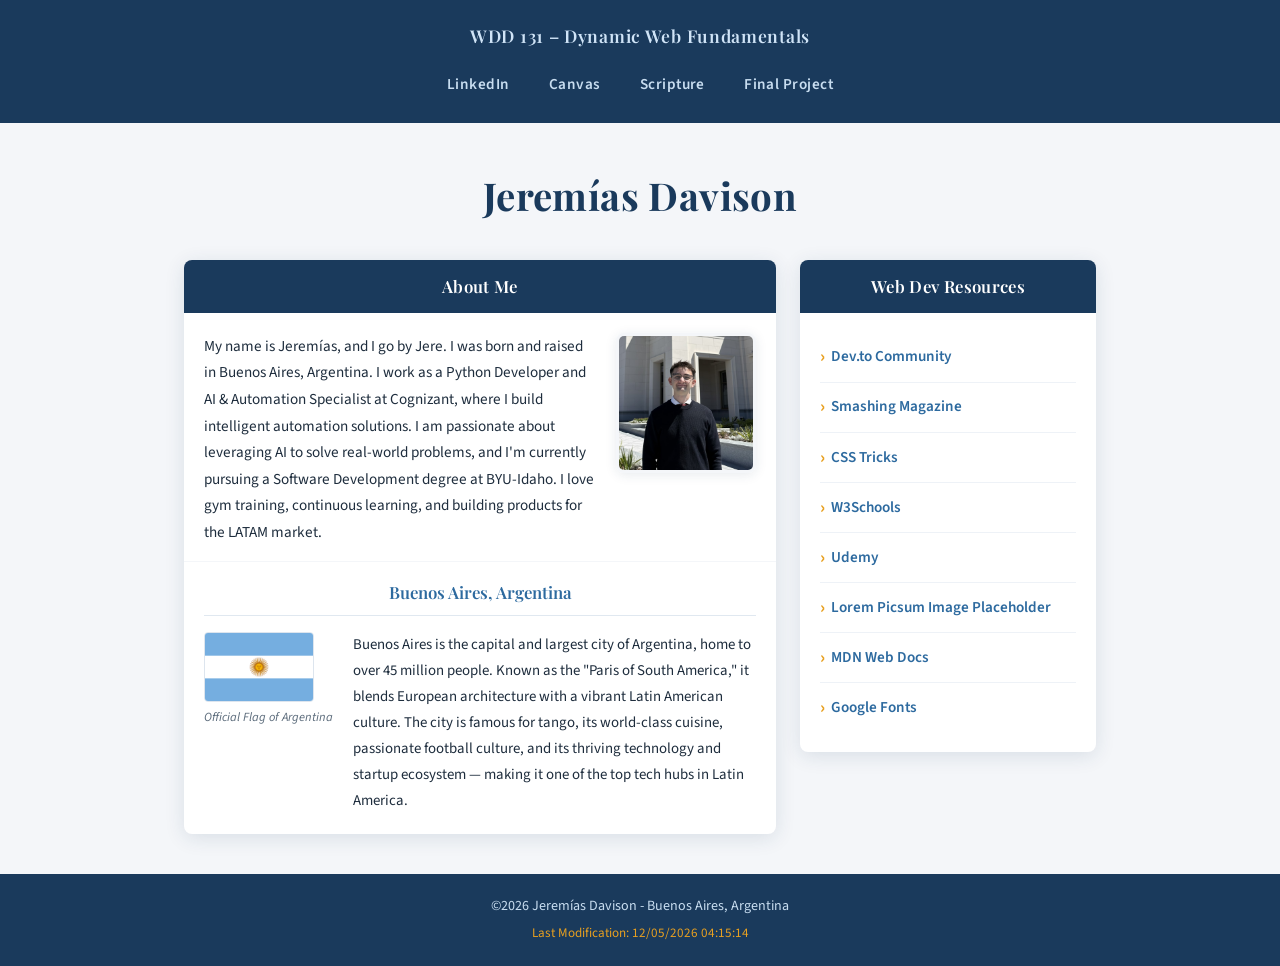
<file: index.html>
<!DOCTYPE html>
<html lang="en">

<head>
  <meta charset="UTF-8">
  <meta name="viewport" content="width=device-width, initial-scale=1.0">
  <title>WDD 131 – Dynamic Web Fundamentals – Jeremías Davison</title>
  <meta name="description"
    content="WDD 131 – Dynamic Web Fundamentals. Personal homepage of Jeremías Davison, Python Developer and AI Automation Specialist. Content includes personal background, home city Buenos Aires, and web development resources.">
  <meta name="author" content="Jeremías Davison">
  <link rel="stylesheet" href="base.css">
  <link rel="preconnect" href="https://fonts.googleapis.com">
  <link rel="preconnect" href="https://fonts.gstatic.com" crossorigin>
  <link
    href="https://fonts.googleapis.com/css2?family=Playfair+Display:wght@600;700&family=Source+Sans+3:wght@300;400;600&display=swap"
    rel="stylesheet">
  <script src="getdates.js" defer></script>
</head>

<body>

  <header>
    <span id="course-title">WDD 131 – Dynamic Web Fundamentals</span>
    <nav>
      <a href="https://www.linkedin.com/in/jerem%C3%ADasdavison/" target="_blank">LinkedIn</a>
      <a href="https://byupw.instructure.com/" target="_blank">Canvas</a>
      <a href="https://www.churchofjesuschrist.org/study/scriptures/bofm/2-ne/2?lang=eng&id=p25#p25"
        target="_blank">Scripture</a>
      <a href="./final-project/index.html">Final Project</a>
    </nav>
  </header>

  <main>
    <h1>Jeremías Davison</h1>

    <div class="cards-grid">

      <!-- Card 1: About Me -->
      <section class="card">
        <h2>About Me</h2>
        <div class="card-content">
          <div class="about-text">
            <p>My name is Jeremías, and I go by Jere. I was born and raised in Buenos Aires,
              Argentina. I work as a Python Developer and AI & Automation Specialist at Cognizant,
              where I build intelligent automation solutions. I am passionate about leveraging AI to
              solve real-world problems, and I'm currently pursuing a Software Development degree at
              BYU-Idaho. I love gym training, continuous learning, and building products for the
              LATAM market.</p>
          </div>
          <img src="images/profile.jpg" alt="Jeremías Davison – Python Developer and AI Specialist"
            width="150" height="150">
        </div>

        <div class="city-section">
          <h3>Buenos Aires, Argentina</h3>
          <div class="city-content">
            <figure>
              <img src="images/argentina-flag.png" alt="Official Flag of Argentina" width="120"
                height="80">
              <figcaption>Official Flag of Argentina</figcaption>
            </figure>
            <p>Buenos Aires is the capital and largest city of Argentina, home to over 45 million
              people. Known as the "Paris of South America," it blends European architecture with a
              vibrant Latin American culture. The city is famous for tango, its world-class cuisine,
              passionate football culture, and its thriving technology and startup ecosystem —
              making it one of the top tech hubs in Latin America.</p>
          </div>
        </div>
      </section>

      <!-- Card 2: Web Dev Resources -->
      <section class="card">
        <h2>Web Dev Resources</h2>
        <ul class="resource-list">
          <li><a href="https://dev.to" target="_blank">Dev.to Community</a></li>
          <li><a href="https://www.smashingmagazine.com" target="_blank">Smashing Magazine</a></li>
          <li><a href="https://css-tricks.com" target="_blank">CSS Tricks</a></li>
          <li><a href="https://www.w3schools.com" target="_blank">W3Schools</a></li>
          <li><a href="https://www.udemy.com" target="_blank">Udemy</a></li>
          <li><a href="https://picsum.photos" target="_blank">Lorem Picsum Image Placeholder</a>
          </li>
          <li><a href="https://developer.mozilla.org" target="_blank">MDN Web Docs</a></li>
          <li><a href="https://fonts.google.com" target="_blank">Google Fonts</a></li>
        </ul>
      </section>

    </div>
  </main>

  <footer>
    <p>&#169;<span id="currentyear"></span> Jeremías Davison - Buenos Aires, Argentina
    </p>
    <p id="lastModified"></p>
  </footer>


</body>

</html>
</file>
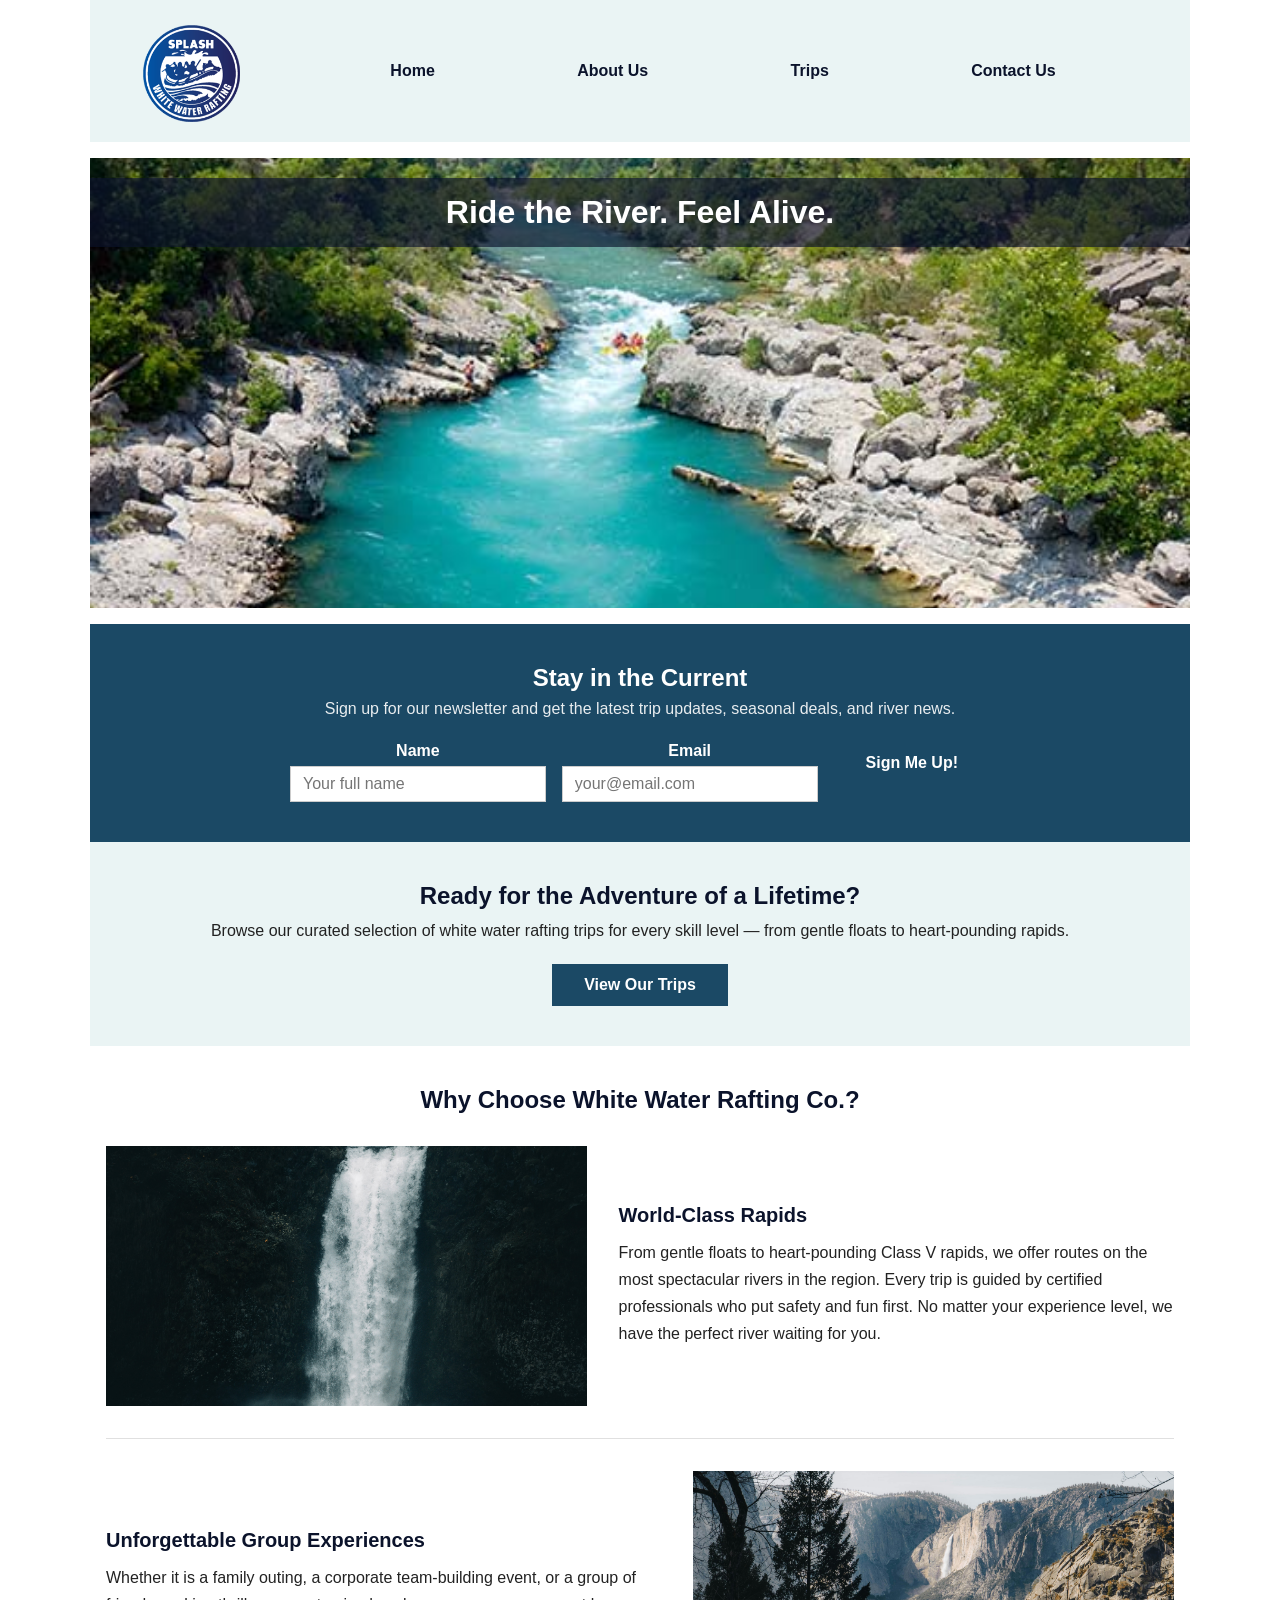
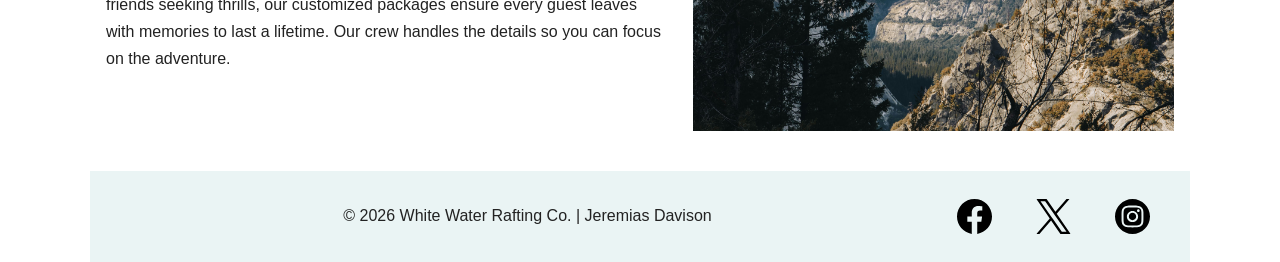
<file: wwr/index.html>
<!DOCTYPE html>
<html lang="en">

<head>
  <meta charset="UTF-8">
  <meta name="viewport" content="width=device-width, initial-scale=1.0">
  <title>Home | White Water Rafting Co.</title>
  <meta name="description"
    content="Experience the thrill of white water rafting with White Water Rafting Co. Book your adventure today and discover breathtaking river journeys for all skill levels.">
  <meta name="author" content="Jeremias Davison">
  <link rel="stylesheet" href="styles/rafting.css">
</head>

<body>

  <header>
    <img src="images/logo.png" alt="White Water Rafting Co. Logo" class="logo">
    <nav>
      <a href="index.html">Home</a>
      <a href="about.html">About Us</a>
      <a href="trips.html">Trips</a>
      <a href="contact.html">Contact Us</a>
    </nav>
  </header>

  <main>

    <!-- Hero -->
    <div class="hero">
      <img src="images/hero.jpg" alt="Rafters navigating white water rapids at sunset">
      <h1>Ride the River. Feel Alive.</h1>
    </div>

    <!-- Newsletter -->
    <section class="newsletter">
      <h2>Stay in the Current</h2>
      <p>Sign up for our newsletter and get the latest trip updates, seasonal deals, and river news.</p>
      <form class="newsletter-form" action="#" method="get">
        <div class="form-group">
          <label for="nl-name">Name</label>
          <input type="text" id="nl-name" name="name" placeholder="Your full name" required>
        </div>
        <div class="form-group">
          <label for="nl-email">Email</label>
          <input type="email" id="nl-email" name="email" placeholder="your@email.com" required>
        </div>
        <button type="submit" class="submit-btn">Sign Me Up!</button>
      </form>
    </section>

    <!-- Call to Action -->
    <section class="home-cta">
      <h2>Ready for the Adventure of a Lifetime?</h2>
      <p>Browse our curated selection of white water rafting trips for every skill level — from gentle floats to heart-pounding rapids.</p>
      <a href="trips.html" class="cta-btn">View Our Trips</a>
    </section>

    <!-- Grid Content -->
    <section class="home-grid">
      <h2>Why Choose White Water Rafting Co.?</h2>

      <div class="home-grid-item">
        <img src="images/adventure1.jpg" alt="Exciting rapids at Los Dientes del Diablo">
        <div class="home-grid-text">
          <h3>World-Class Rapids</h3>
          <p>From gentle floats to heart-pounding Class V rapids, we offer routes on the most spectacular rivers in the region. Every trip is guided by certified professionals who put safety and fun first. No matter your experience level, we have the perfect river waiting for you.</p>
        </div>
      </div>

      <div class="home-grid-item home-grid-item--reverse">
        <img src="images/adventure2.jpg" alt="Group enjoying a rafting adventure together">
        <div class="home-grid-text">
          <h3>Unforgettable Group Experiences</h3>
          <p>Whether it is a family outing, a corporate team-building event, or a group of friends seeking thrills, our customized packages ensure every guest leaves with memories to last a lifetime. Our crew handles the details so you can focus on the adventure.</p>
        </div>
      </div>

    </section>

  </main>

  <footer>
    <p>&copy; 2026 White Water Rafting Co. | Jeremias Davison</p>
    <nav class="socialmedia">
      <a href="https://facebook.com" target="_blank">
        <img src="images/facebook.svg" alt="Facebook">
      </a>
      <a href="https://twitter.com" target="_blank">
        <img src="images/twitter.svg" alt="Twitter">
      </a>
      <a href="https://instagram.com" target="_blank">
        <img src="images/instagram.svg" alt="Instagram">
      </a>
    </nav>
  </footer>

</body>

</html>
</file>
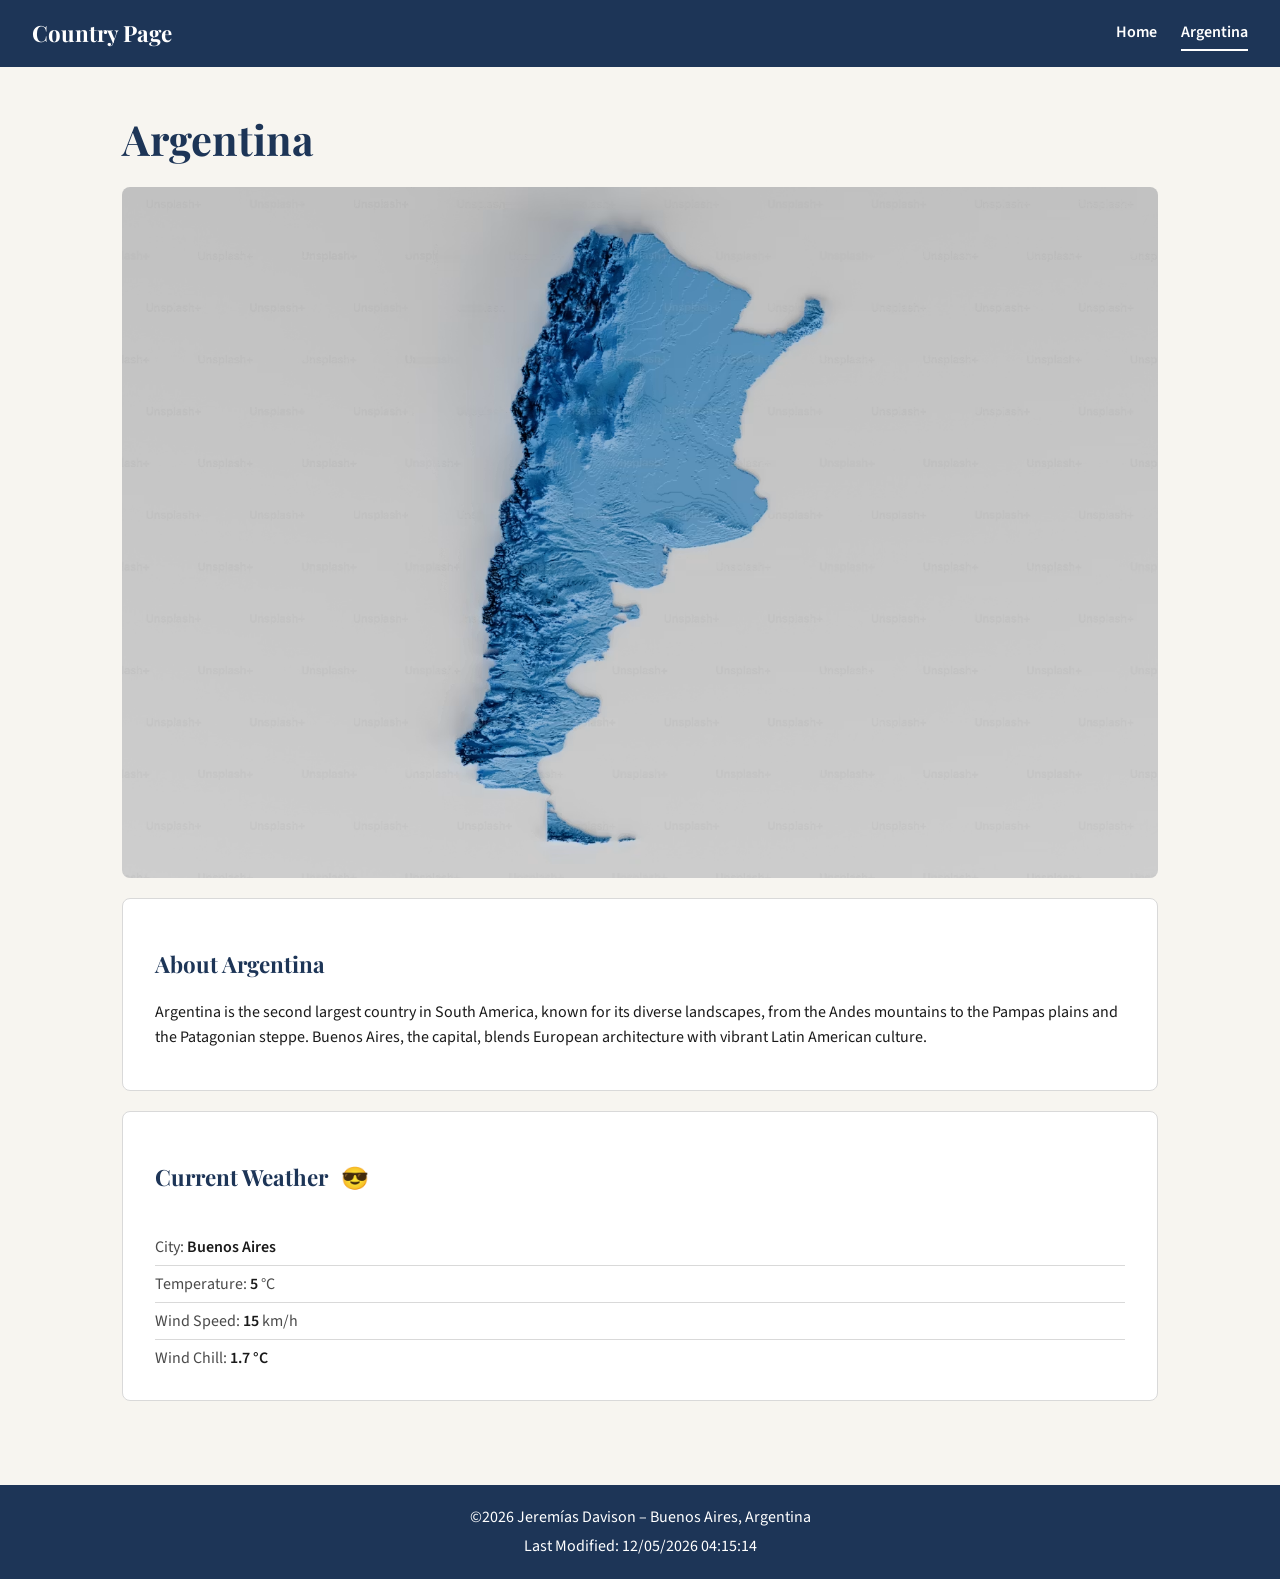
<file: place.html>
<!DOCTYPE html>
<html lang="en">

<head>
  <meta charset="UTF-8">
  <meta name="viewport" content="width=device-width, initial-scale=1.0">
  <title>Argentina – Country Page – Jeremías Davison</title>
  <meta name="description"
    content="WDD 131 W03 Country Page. Argentina overview with current weather and wind chill factor by Jeremías Davison.">
  <meta name="author" content="Jeremías Davison">
  <link rel="stylesheet" href="styles/country.css">
  <link rel="stylesheet" href="styles/country-large.css">
  <link rel="preconnect" href="https://fonts.googleapis.com">
  <link rel="preconnect" href="https://fonts.gstatic.com" crossorigin>
  <link
    href="https://fonts.googleapis.com/css2?family=Playfair+Display:wght@600;700&family=Source+Sans+3:wght@300;400;600&display=swap"
    rel="stylesheet">
  <script src="scripts/country.js" defer></script>
</head>

<body>

  <header>
    <span class="site-title">Country Page</span>
    <nav aria-label="Primary">
      <a href="index.html">Home</a>
      <a href="place.html" class="active" aria-current="page">Argentina</a>
    </nav>
  </header>

  <main>
    <h1>Argentina</h1>

    <picture class="hero">
      <source media="(min-width: 960px)" srcset="images/argentina-large.webp" type="image/webp">
      <source media="(min-width: 500px)" srcset="images/argentina-medium.webp" type="image/webp">
      <img src="images/argentina-small.webp" alt="View of Buenos Aires, Argentina" width="1200"
        height="675">
    </picture>

    <section class="info">
      <h2>About Argentina</h2>
      <p>Argentina is the second largest country in South America, known for its diverse landscapes,
        from the Andes mountains to the Pampas plains and the Patagonian steppe. Buenos Aires, the
        capital, blends European architecture with vibrant Latin American culture.</p>
    </section>

    <section class="weather">
      <h2>Current Weather <span class="emoticon" aria-hidden="true"></span></h2>

      <svg class="weather-icon" xmlns="http://www.w3.org/2000/svg" viewBox="0 0 64 64" role="img"
        aria-label="Partly cloudy weather icon">
        <circle cx="22" cy="24" r="10" fill="#f5b301"></circle>
        <path
          d="M44 40c0-6-4-10-10-10-1 0-2 0-3 .3C29 25 24 22 19 22c-7 0-12 5-12 12 0 1 0 2 .3 3C4 38 2 41 2 44c0 5 4 9 9 9h35c5 0 9-4 9-9 0-3-2-6-5-7 0-1 .1-2 .1-3 0-7-5-12-12-12-2 0-4 .5-6 1.5z"
          fill="#cfd8dc"></path>
      </svg>

      <ul class="weather-data">
        <li>City: <span id="city">Buenos Aires</span></li>
        <li>Temperature: <span id="temp">5</span> &deg;C</li>
        <li>Wind Speed: <span id="wind">15</span> km/h</li>
        <li>Wind Chill: <span id="windchill">N/A</span></li>
      </ul>
    </section>
  </main>

  <footer>
    <p>&#169;<span id="currentyear"></span> Jeremías Davison &ndash; Buenos Aires, Argentina</p>
    <p id="lastModified"></p>
  </footer>

</body>

</html>
</file>
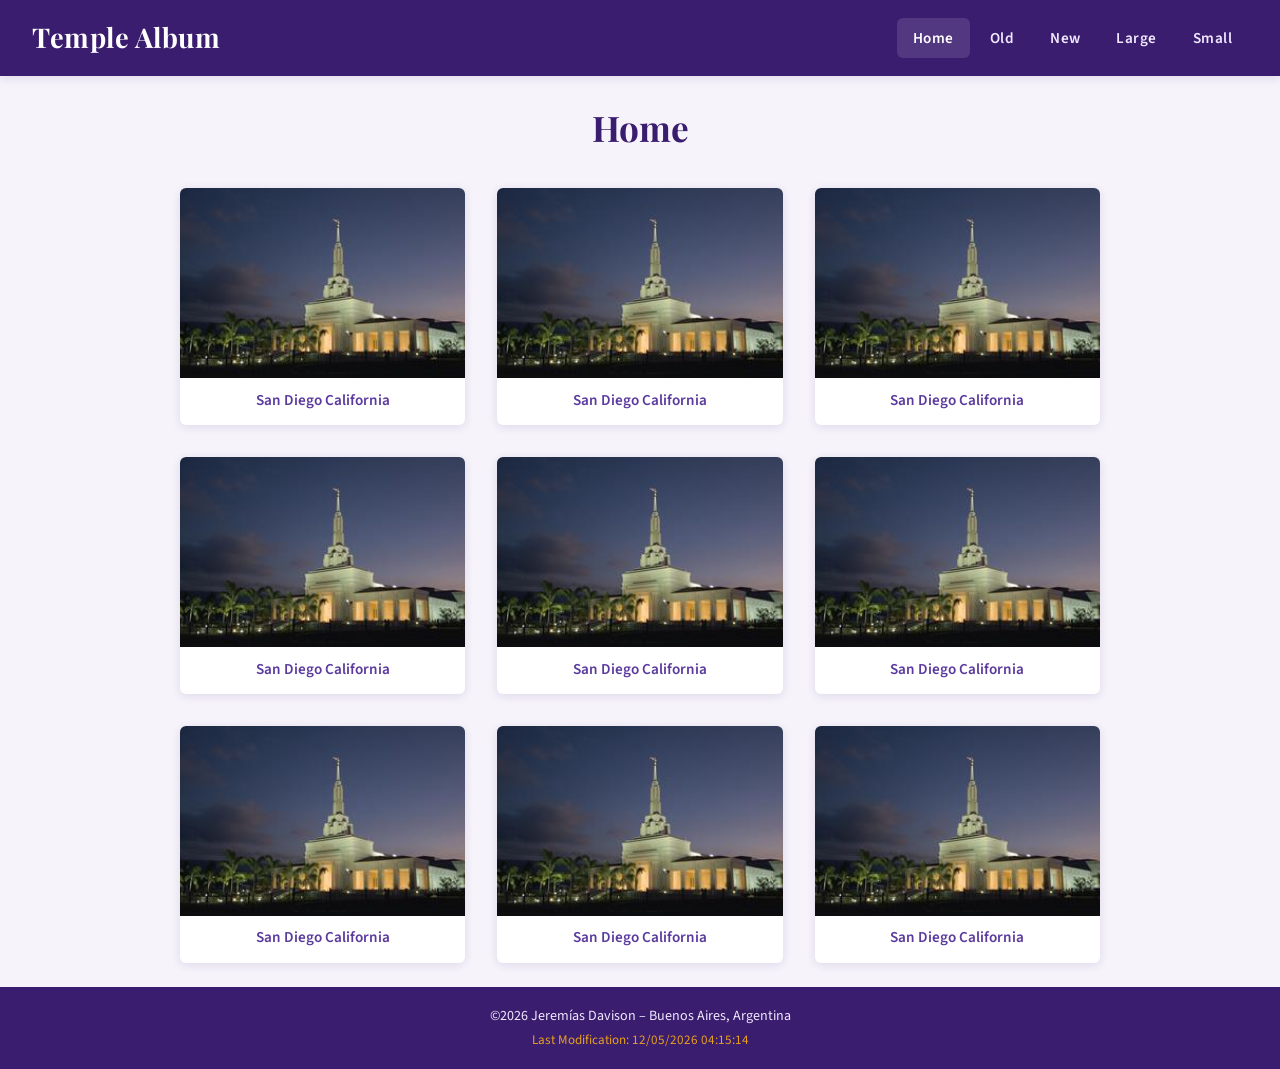
<file: temples.html>
<!DOCTYPE html>
<html lang="en">

<head>
  <meta charset="UTF-8">
  <meta name="viewport" content="width=device-width, initial-scale=1.0">
  <title>Temple Album – Jeremías Davison</title>
  <meta name="description"
    content="WDD 131 – Picture Album page featuring temples of The Church of Jesus Christ of Latter-day Saints. Responsive design by Jeremías Davison.">
  <meta name="author" content="Jeremías Davison">
  <link rel="stylesheet" href="styles/temples.css">
  <link rel="stylesheet" href="styles/temples-large.css">
  <link rel="preconnect" href="https://fonts.googleapis.com">
  <link rel="preconnect" href="https://fonts.gstatic.com" crossorigin>
  <link
    href="https://fonts.googleapis.com/css2?family=Playfair+Display:wght@600;700&family=Source+Sans+3:wght@300;400;600&display=swap"
    rel="stylesheet">
  <script src="scripts/temples.js" defer></script>
</head>

<body>

  <header>
    <span class="site-title">Temple Album</span>
    <button id="menu-toggle" class="menu-toggle" aria-label="Open menu" aria-expanded="false"
      aria-controls="primary-nav">&#9776;</button>
    <nav id="primary-nav" aria-label="Primary">
      <a href="#" class="active">Home</a>
      <a href="#">Old</a>
      <a href="#">New</a>
      <a href="#">Large</a>
      <a href="#">Small</a>
    </nav>
  </header>

  <main>
    <h1>Home</h1>

    <section class="gallery">

      <figure>
        <img src="images/temple.webp" alt="San Diego California Temple" loading="lazy" width="600" height="400">
        <figcaption>San Diego California</figcaption>
      </figure>

      <figure>
        <img src="images/temple.webp" alt="San Diego California Temple" loading="lazy" width="600" height="400">
        <figcaption>San Diego California</figcaption>
      </figure>

      <figure>
        <img src="images/temple.webp" alt="San Diego California Temple" loading="lazy" width="600" height="400">
        <figcaption>San Diego California</figcaption>
      </figure>

      <figure>
        <img src="images/temple.webp" alt="San Diego California Temple" loading="lazy" width="600" height="400">
        <figcaption>San Diego California</figcaption>
      </figure>

      <figure>
        <img src="images/temple.webp" alt="San Diego California Temple" loading="lazy" width="600" height="400">
        <figcaption>San Diego California</figcaption>
      </figure>

      <figure>
        <img src="images/temple.webp" alt="San Diego California Temple" loading="lazy" width="600" height="400">
        <figcaption>San Diego California</figcaption>
      </figure>

      <figure>
        <img src="images/temple.webp" alt="San Diego California Temple" loading="lazy" width="600" height="400">
        <figcaption>San Diego California</figcaption>
      </figure>

      <figure>
        <img src="images/temple.webp" alt="San Diego California Temple" loading="lazy" width="600" height="400">
        <figcaption>San Diego California</figcaption>
      </figure>

      <figure>
        <img src="images/temple.webp" alt="San Diego California Temple" loading="lazy" width="600" height="400">
        <figcaption>San Diego California</figcaption>
      </figure>

    </section>
  </main>

  <footer>
    <p>&#169;<span id="currentyear"></span> Jeremías Davison &ndash; Buenos Aires, Argentina</p>
    <p id="lastModified"></p>
  </footer>

</body>

</html>
</file>
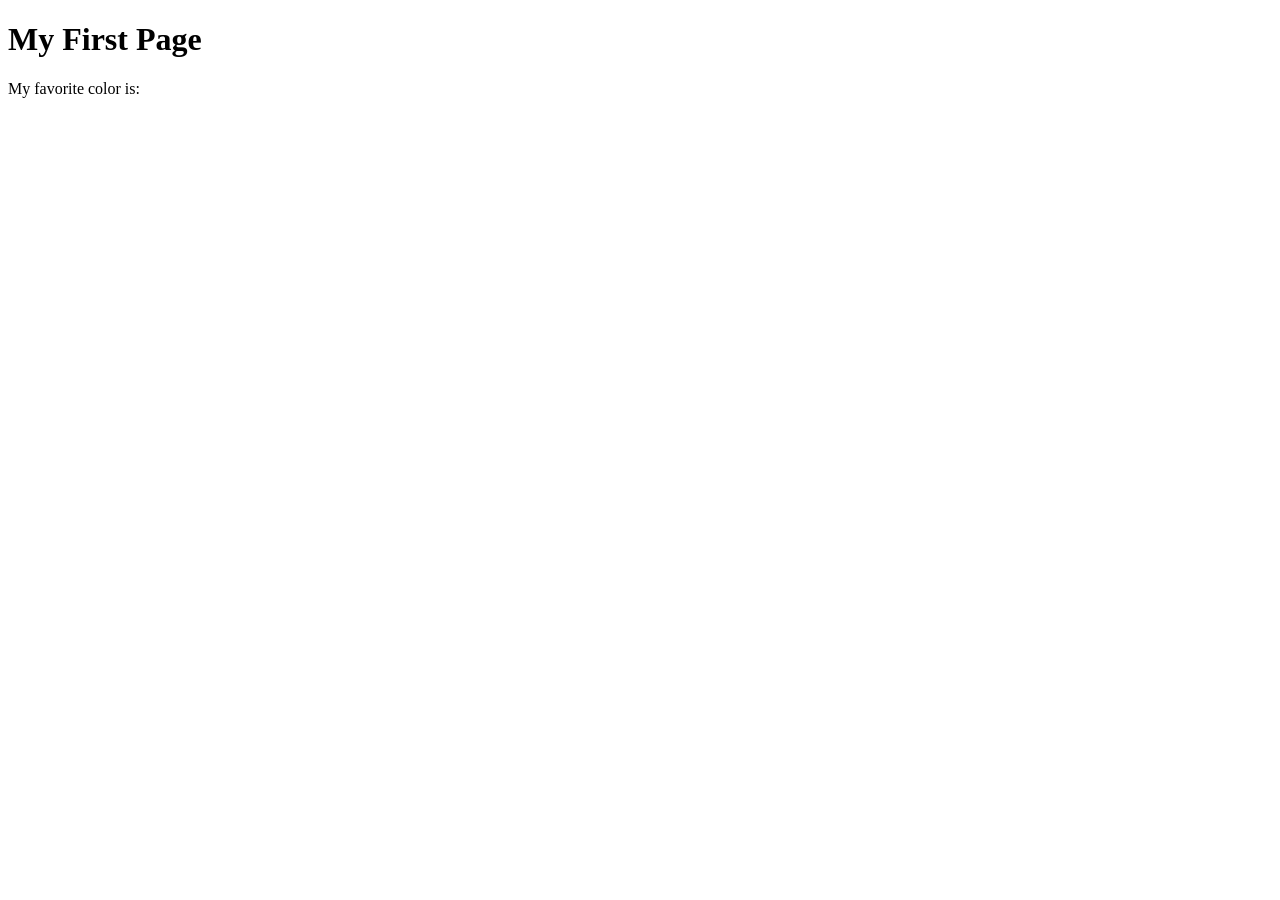
<file: week01/first-page.html>
<!DOCTYPE html>
<html lang="en">
<head>
    <meta charset="UTF-8">
    <meta name="viewport" content="width=device-width, initial-scale=1.0">
    <title>My First Page</title>
</head>
<body>
    <h1>My First Page</h1>
    <p>My favorite color is: </p>
</body>
</html>
</file>
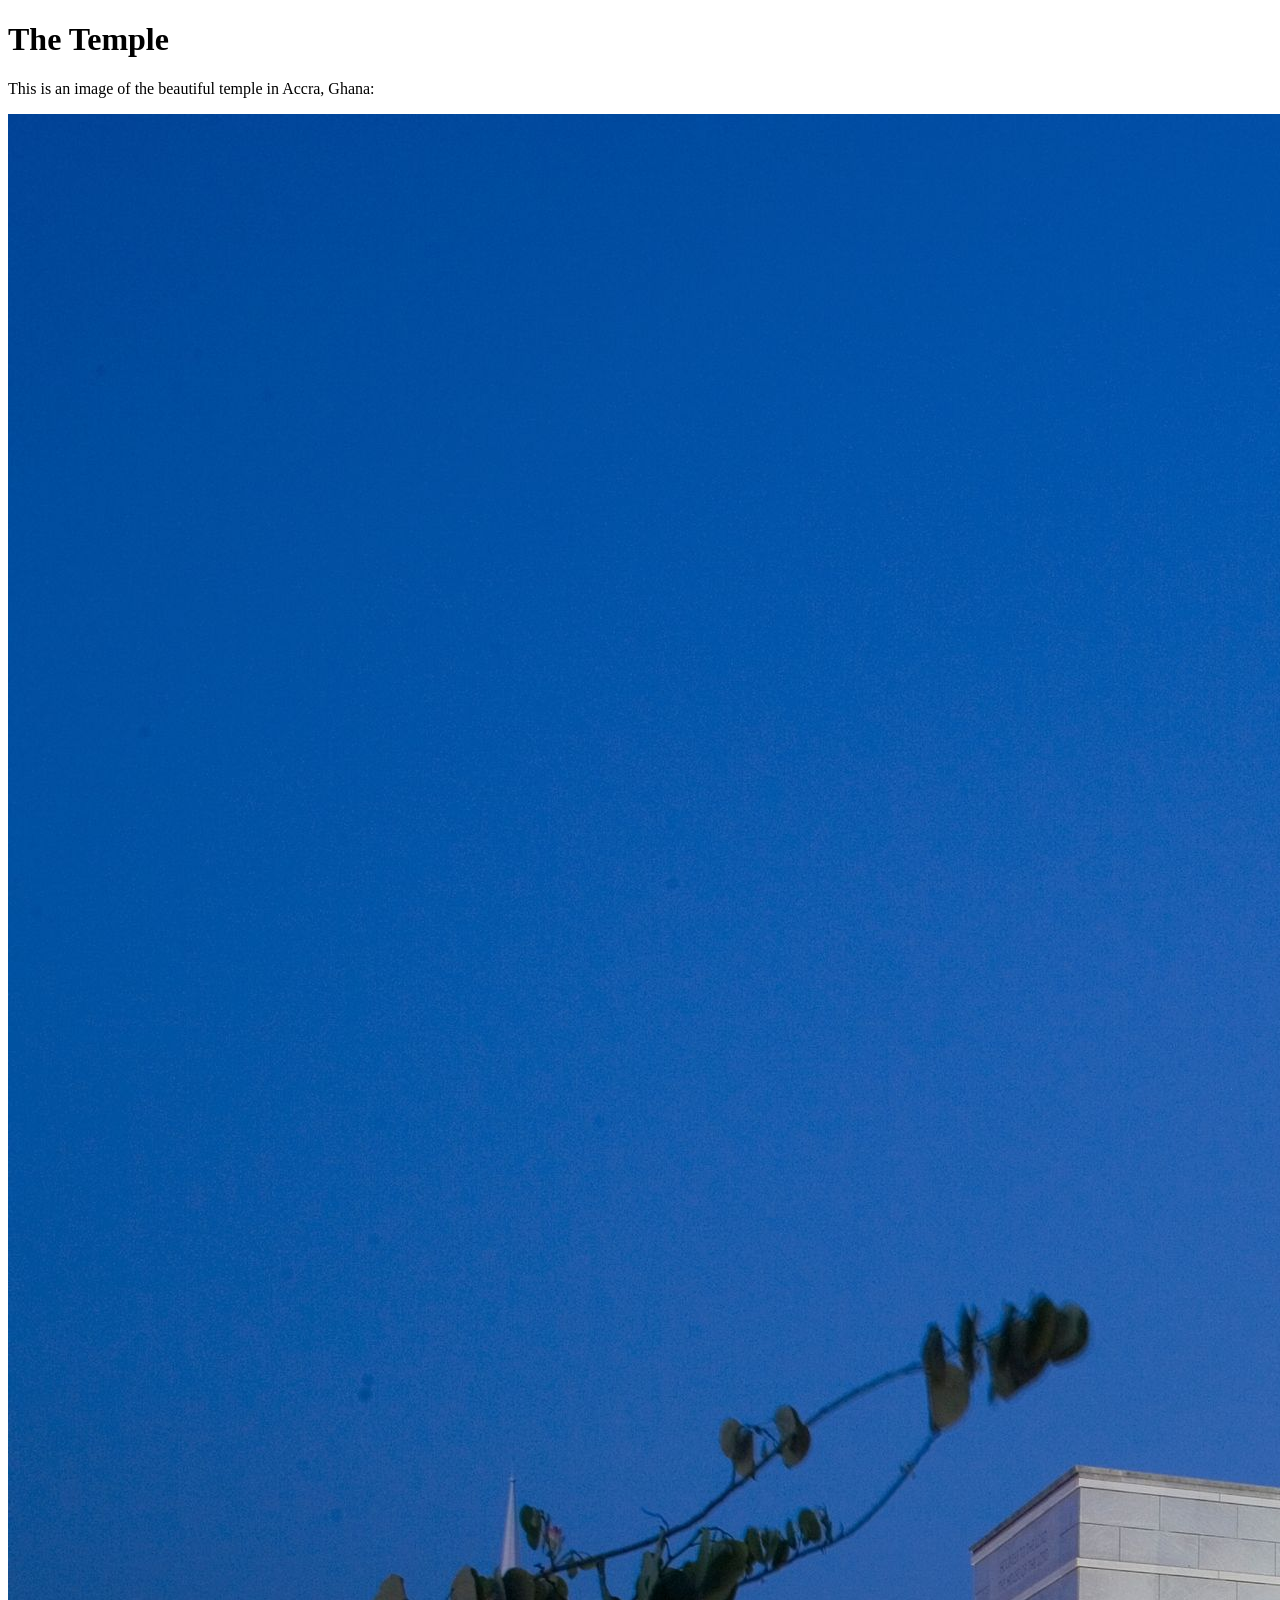
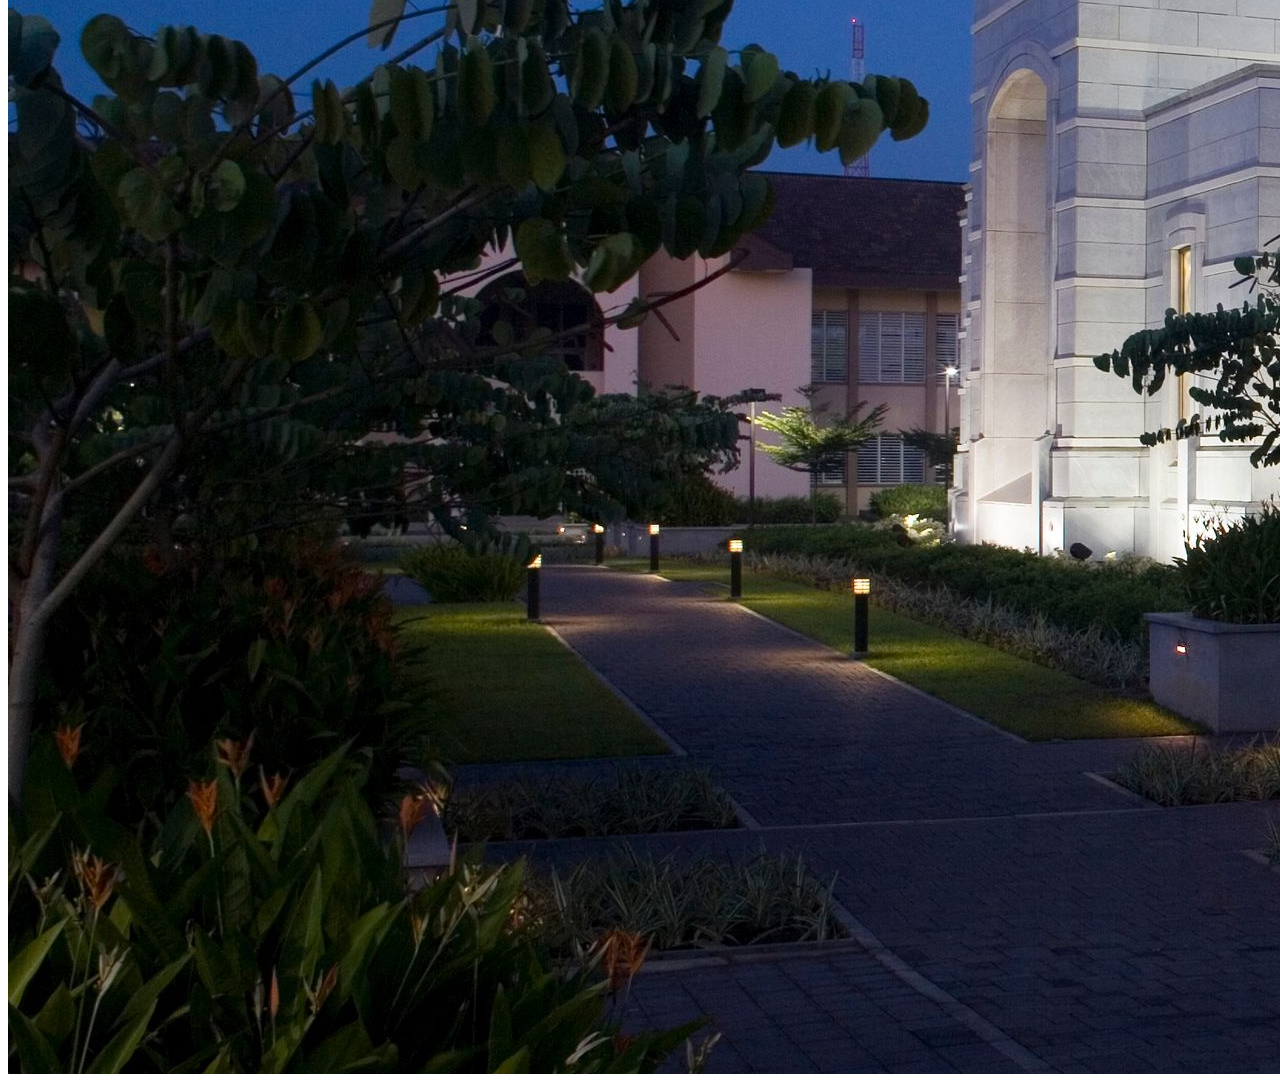
<file: week01/images.html>
<!DOCTYPE html>
<html lang="en">
<head>
    <meta charset="UTF-8">
    <meta name="viewport" content="width=device-width, initial-scale=1.0">
    <title>Temple Image</title>
</head>
<body>
    <h1>The Temple</h1>
    <p>This is an image of the beautiful temple in Accra, Ghana:</p>
    <img src="images/temple-large.jpeg" alt="The Accra Ghana Temple">
    
</body>
</html>
</file>
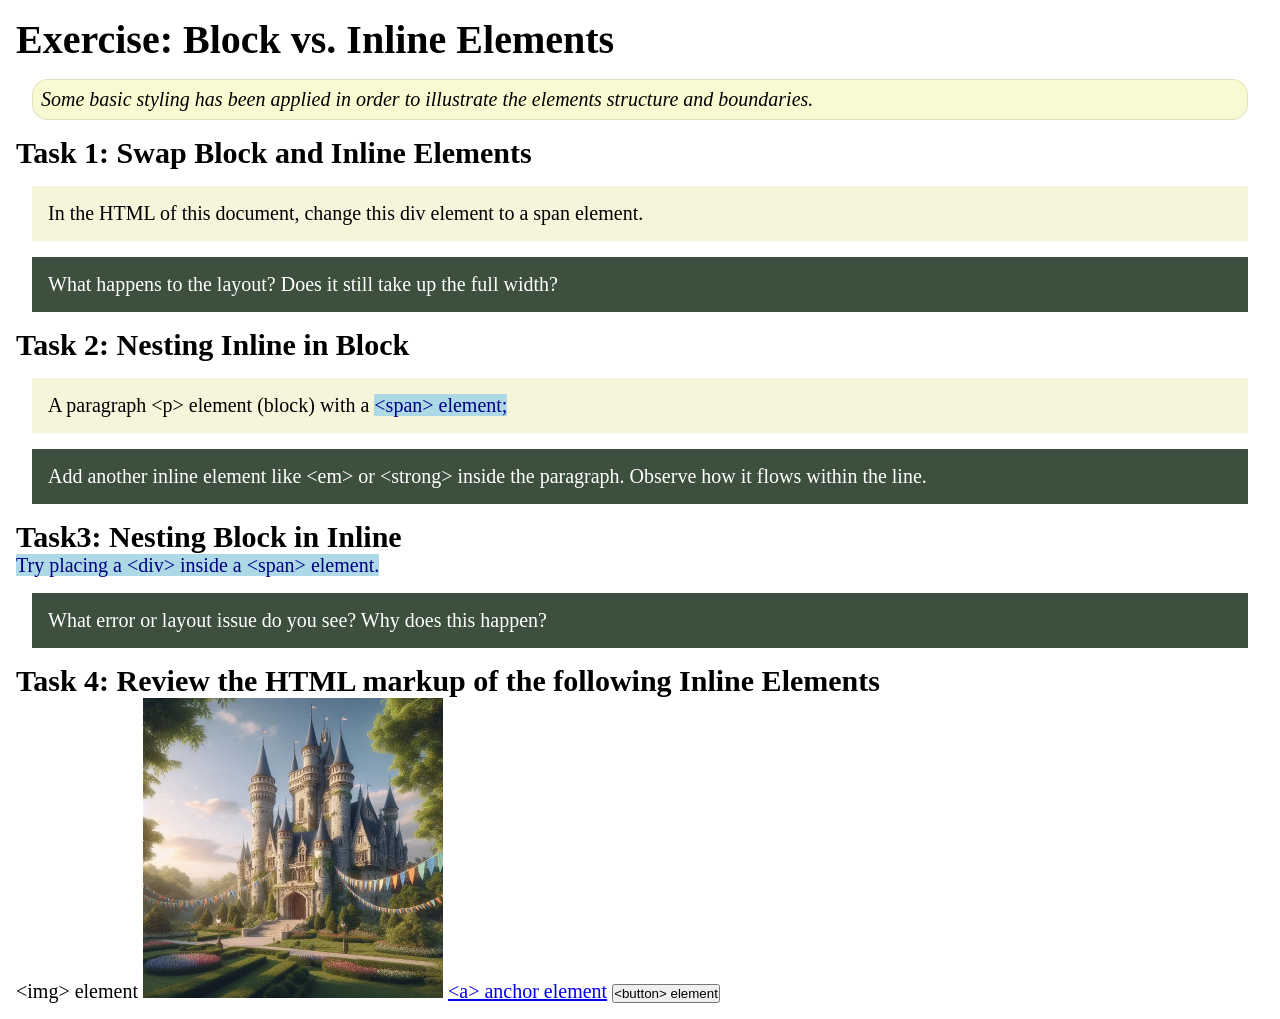
<file: week02/block-vs-inline.html>
<!DOCTYPE html>
<html lang="en">

<head>
    <meta charset="UTF-8">
    <meta name="viewport" content="width=device-width, initial-scale=1.0">
    <title>Exercise: Block vs. Inline Elements</title>
    <link rel="stylesheet" href="styles/block-vs-inline.css">
</head>

<body>
    <main>
        <h1>Exercise: Block vs. Inline Elements</h1>
        <p class="note">Some basic styling has been applied in order to illustrate the elements structure and
            boundaries.</p>

        <h2>Task 1: Swap Block and Inline Elements</h2>
        <div>In the HTML of this document, change this div element to a span element.</div>

        <p class="question">What happens to the layout? Does it still take up the full width?</p>

        <h2>Task 2: Nesting Inline in Block</h2>
        <p>A paragraph &lt;p&gt; element (block) with a <span>&lt;span&gt; element;</span></p>
        <p class="question">Add another inline element like &lt;em&gt; or &lt;strong&gt; inside the paragraph. Observe
            how it flows within the line.</p>

        <h2>Task3: Nesting Block in Inline</h2>
        <span>Try placing a &lt;div&gt; inside a &lt;span&gt; element.</span>
            <p class="question">What error or layout issue do you see? Why does this happen?</p>


            <h2>Task 4: Review the HTML markup of the following Inline Elements</h2>
        &lt;img&gt; element
        <img src="images/castle.webp" alt="placeholder image (images are inline)" width="300" height="300">
        <a href="https://churchofjesuschrist.org">&lt;a&gt; anchor element</a>
        <button type="button">&lt;button&gt; element</button>
    </main>
</body>

</html>
</file>
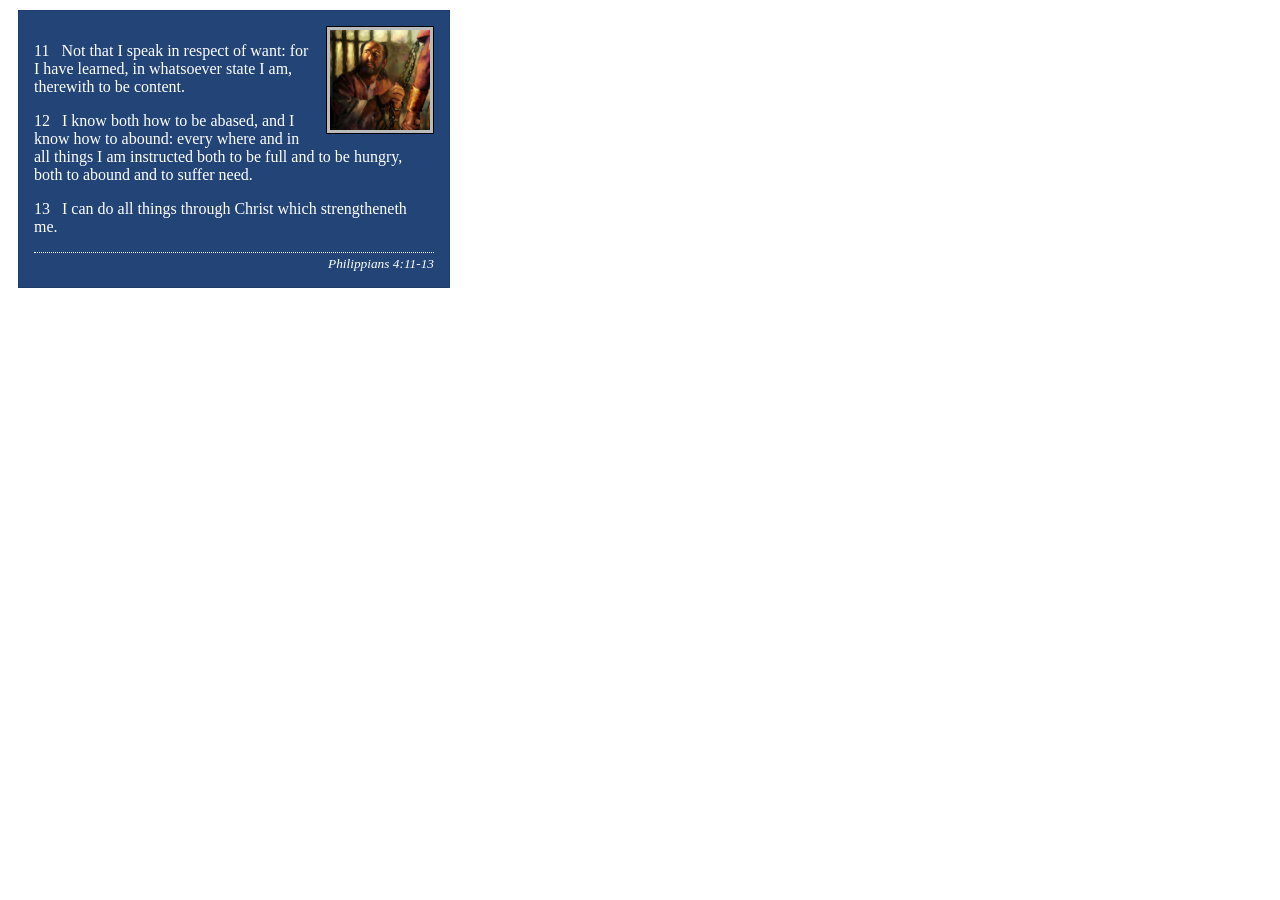
<file: week02/box-model-solution.html>
<!DOCTYPE html>
<html lang="en">
<head>
    <meta charset="UTF-8">
    <meta name="viewport" content="width=device-width, initial-scale=1.0">
    <title>Box Model Activity</title>
    <link rel="stylesheet" href="styles/box-model-solution.css">
</head>
<body>
    <main>
        <div class="callout">
            <img src="images/apostle-paul-imprisoned.webp" alt="Paul the Apostle - Imprisoned in Rome" width="200" height="200">
            <blockquote>
                <p>11 &nbsp; Not that I speak in respect of want: for I have learned, in whatsoever state I am, therewith to be content.</p>
                <p>12 &nbsp; I know both how to be abased, and I know how to abound: every where and in all things I am instructed both to be full and to be hungry, both to abound and to suffer need.</p>
                <p>13 &nbsp; I can do all things through Christ which strengtheneth me.</p>
            </blockquote>
            <cite>Philippians 4:11-13</cite>
        </div>
    </main>
</body>
</html>
</file>
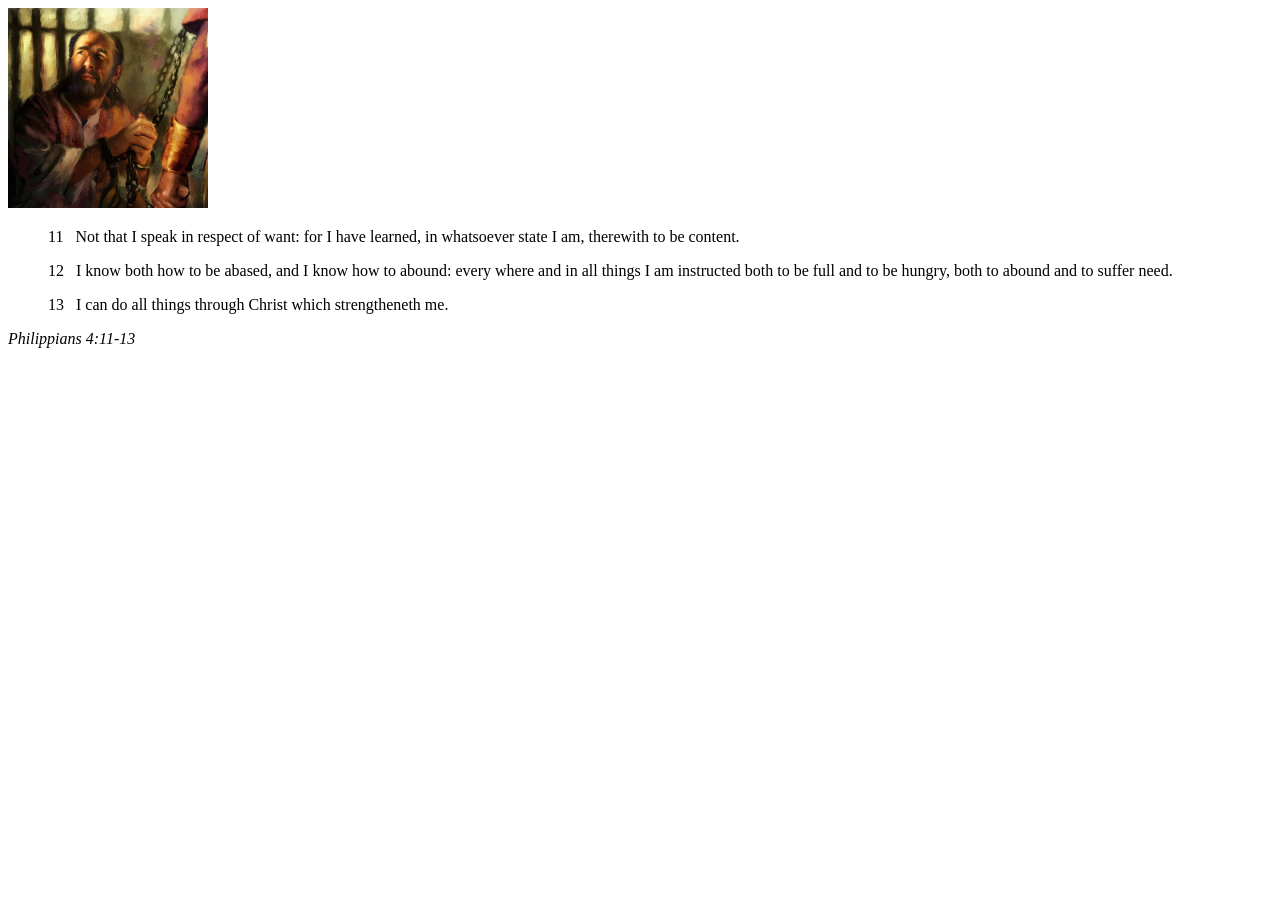
<file: week02/box-model.html>
<!DOCTYPE html>
<html lang="en">
<head>
    <meta charset="UTF-8">
    <meta name="viewport" content="width=device-width, initial-scale=1.0">
    <title>Box Model Activity</title>
</head>
<body>
    <main>
        <div class="callout">
            <img src="images/apostle-paul-imprisoned.webp" alt="Paul the Apostle - Imprisoned in Rome" width="200" height="200">
            <blockquote>
                <p>11 &nbsp; Not that I speak in respect of want: for I have learned, in whatsoever state I am, therewith to be content.</p>
                <p>12 &nbsp; I know both how to be abased, and I know how to abound: every where and in all things I am instructed both to be full and to be hungry, both to abound and to suffer need.</p>
                <p>13 &nbsp; I can do all things through Christ which strengtheneth me.</p>
            </blockquote>
            <cite>Philippians 4:11-13</cite>
        </div>
    </main>
</body>
</html>
</file>
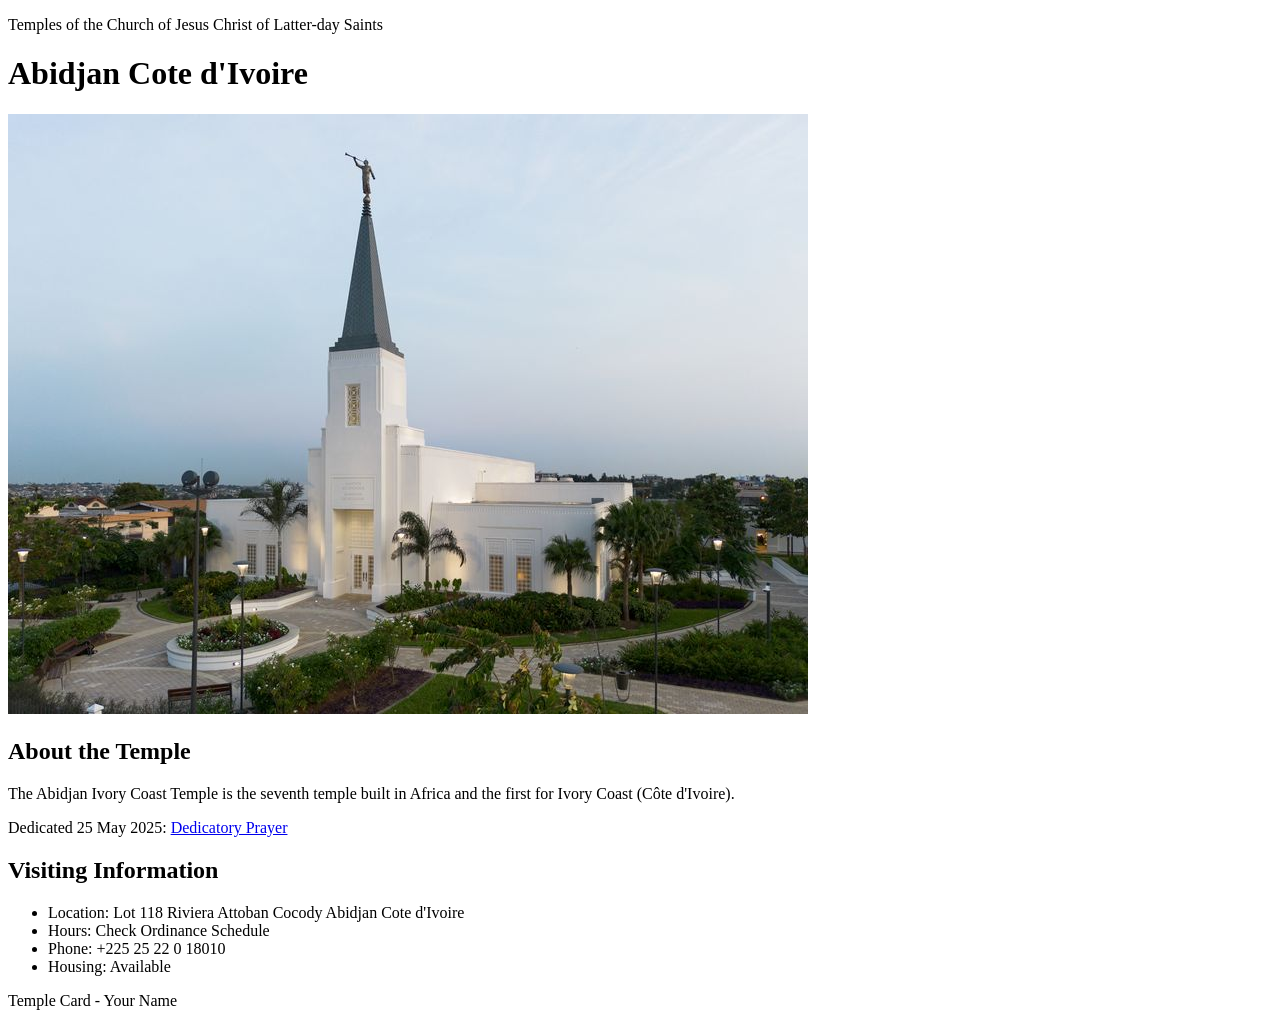
<file: week02/temple.html>
<!DOCTYPE html>
<html lang="en">

<head>
    <meta charset="UTF-8">
    <meta name="viewport" content="width=device-width, initial-scale=1.0">
    <title>Temple Card - Abidjan Cote d'Ivoire</title>
</head>

<body>
    <header>
        <p>Temples of the Church of Jesus Christ of Latter-day Saints</p>
    </header>
    <main>
        <h1>Abidjan Cote d'Ivoire</h1>
        <picture>
            <img src="images/abidjan-ivory-coast.jpeg" alt="Abidjan Cote d'Ivoire Temple">
        </picture>
        <section>
            <h2>About the Temple</h2>
            <p>The Abidjan Ivory Coast Temple is the seventh temple built in Africa and the first for Ivory Coast (Côte
                d'Ivoire).</p>
            <p>Dedicated 25 May 2025: <a
                    href="https://www.churchofjesuschrist.org/temples/dedicatory-prayer/abidjan-ivory-coast-temple/2025-05-25?lang=eng"
                    target="_blank" rel="noopener noreferrer">Dedicatory Prayer</a></p>
        </section>
        <section>
            <h2>Visiting Information</h2>
            <ul>
                <li>Location: Lot 118 Riviera Attoban Cocody Abidjan Cote d'Ivoire</li>
                <li>Hours: Check Ordinance Schedule</li>
                <li>Phone: +225 25 22 0 18010</li>
                <li>Housing: Available</li>
            </ul>
        </section>
    </main>
    <footer>
        <p>Temple Card - Your Name</p>
    </footer>
</body>

</html>
</file>
<file: base.css>
/* =============================================
   WDD 131 – Dynamic Web Fundamentals
   base.css – Jeremías Davison
   ============================================= */

/* ---------- CSS Variables ---------- */
:root {
  --color-primary:    #1a3a5c;   /* deep navy */
  --color-secondary:  #2d6a9f;   /* medium blue */
  --color-accent:     #e8a020;   /* warm gold */
  --color-bg:         #f4f6f9;   /* light grey-blue */
  --color-surface:    #ffffff;
  --color-text:       #1e2d3d;
  --color-muted:      #5a6a7a;
  --color-link:       #2d6a9f;
  --color-link-hover: #e8a020;

  --font-heading: 'Playfair Display', Georgia, serif;
  --font-body:    'Source Sans 3', 'Helvetica Neue', sans-serif;

  --radius:     8px;
  --shadow:     0 2px 12px rgba(26, 58, 92, 0.10);
  --shadow-card: 0 4px 20px rgba(26, 58, 92, 0.12);
  --transition: 0.25s ease;
  --max-width:  960px;
}

/* ---------- Reset & Base ---------- */
*, *::before, *::after {
  box-sizing: border-box;
  margin: 0;
  padding: 0;
}

html {
  font-size: 16px;
  scroll-behavior: smooth;
}

body {
  font-family: var(--font-body);
  font-weight: 400;
  color: var(--color-text);
  background-color: var(--color-bg);
  line-height: 1.7;
  min-height: 100vh;
  display: flex;
  flex-direction: column;
}

img {
  display: block;
  max-width: 100%;
  height: auto;
}

a {
  color: var(--color-link);
  text-decoration: none;
  transition: color var(--transition);
}

a:hover {
  color: var(--color-link-hover);
}

/* ---------- Header ---------- */
header {
  background-color: var(--color-primary);
  color: #ffffff;
  padding: 0.5rem 2rem;
  text-align: center;
}

#course-title {
  display: block;
  font-family: var(--font-heading);
  font-size: 1.1rem;
  font-weight: 600;
  letter-spacing: 0.04em;
  padding: 0.8rem 0 0.5rem;
  color: #d0e4f7;
}

/* ---------- Navigation ---------- */
nav {
  display: flex;
  justify-content: center;
  gap: 0.25rem;
  padding: 0.4rem 0 0.6rem;
  flex-wrap: wrap;
}

nav a {
  color: #c8ddf0;
  font-family: var(--font-body);
  font-weight: 600;
  font-size: 0.95rem;
  letter-spacing: 0.03em;
  padding: 0.45rem 1.1rem;
  border-radius: var(--radius);
  position: relative;
  transition: color var(--transition), background-color var(--transition), transform var(--transition);
}

nav a::after {
  content: '';
  position: absolute;
  bottom: 4px;
  left: 1.1rem;
  right: 1.1rem;
  height: 2px;
  background-color: var(--color-accent);
  transform: scaleX(0);
  transform-origin: center;
  transition: transform var(--transition);
}

nav a:hover {
  color: #ffffff;
  background-color: rgba(255,255,255,0.08);
  transform: translateY(-1px);
}

nav a:hover::after {
  transform: scaleX(1);
}

/* ---------- Main ---------- */
main {
  max-width: var(--max-width);
  width: 100%;
  margin: 2.5rem auto;
  padding: 0 1.5rem;
  flex: 1;
}

main h1 {
  font-family: var(--font-heading);
  font-size: 2.4rem;
  font-weight: 700;
  color: var(--color-primary);
  text-align: center;
  margin-bottom: 2rem;
  letter-spacing: 0.01em;
}

/* ---------- Cards Grid ---------- */
.cards-grid {
  display: grid;
  grid-template-columns: 2fr 1fr;
  gap: 1.5rem;
  align-items: start;
}

/* ---------- Card ---------- */
.card {
  background-color: var(--color-surface);
  border-radius: var(--radius);
  box-shadow: var(--shadow-card);
  overflow: hidden;
}

.card h2 {
  font-family: var(--font-heading);
  font-size: 1.05rem;
  font-weight: 600;
  background-color: var(--color-primary);
  color: #ffffff;
  padding: 0.75rem 1.25rem;
  letter-spacing: 0.02em;
  text-align: center;
}

.card-content {
  display: flex;
  gap: 1.25rem;
  padding: 1.25rem 1.25rem 1rem;
  align-items: flex-start;
}

.about-text p {
  font-size: 0.95rem;
  color: var(--color-text);
  line-height: 1.75;
}

.card-content img {
  width: 140px;
  height: 140px;
  object-fit: cover;
  border-radius: var(--radius);
  flex-shrink: 0;
  border: 3px solid var(--color-bg);
  box-shadow: var(--shadow);
}

/* ---------- City Section ---------- */
.city-section {
  border-top: 1px solid var(--color-bg);
  padding: 1rem 1.25rem 1.25rem;
}

.city-section h3 {
  font-family: var(--font-heading);
  font-size: 1.05rem;
  font-weight: 600;
  color: var(--color-secondary);
  text-align: center;
  margin-bottom: 1rem;
  border-bottom: 1px solid #e0e8f0;
  padding-bottom: 0.5rem;
}

.city-content {
  display: flex;
  gap: 1.25rem;
  align-items: flex-start;
}

.city-content p {
  font-size: 0.93rem;
  color: var(--color-text);
  line-height: 1.75;
}

.city-content figure {
  flex-shrink: 0;
  text-align: center;
}

.city-content figure img {
  width: 110px;
  border: 1px solid #dde5ee;
  border-radius: 4px;
}

.city-content figcaption {
  font-size: 0.78rem;
  color: var(--color-muted);
  margin-top: 0.35rem;
  font-style: italic;
}

/* ---------- Resource List ---------- */
.resource-list {
  list-style: none;
  padding: 1.25rem 1.25rem;
}

.resource-list li {
  border-bottom: 1px solid #eef2f7;
  padding: 0.6rem 0;
}

.resource-list li:last-child {
  border-bottom: none;
}

.resource-list a {
  font-size: 0.95rem;
  font-weight: 600;
  color: var(--color-link);
  display: flex;
  align-items: center;
  gap: 0.4rem;
  transition: color var(--transition), padding-left var(--transition);
}

.resource-list a::before {
  content: '›';
  color: var(--color-accent);
  font-size: 1.1rem;
  font-weight: 700;
  transition: transform var(--transition);
}

.resource-list a:hover {
  color: var(--color-primary);
  padding-left: 6px;
}

.resource-list a:hover::before {
  transform: translateX(3px);
}

/* ---------- Footer ---------- */
footer {
  background-color: var(--color-primary);
  color: #c8ddf0;
  text-align: center;
  padding: 1.1rem 1.5rem;
  font-size: 0.88rem;
  line-height: 1.8;
}

footer p {
  margin: 0.15rem 0;
}

#lastModified {
  color: var(--color-accent);
  font-size: 0.82rem;
}

/* ---------- Responsive ---------- */
@media (max-width: 720px) {
  .cards-grid {
    grid-template-columns: 1fr;
  }

  .card-content {
    flex-direction: column;
    align-items: center;
    text-align: center;
  }

  .city-content {
    flex-direction: column;
    align-items: center;
    text-align: center;
  }

  main h1 {
    font-size: 1.8rem;
  }

  nav {
    gap: 0.1rem;
  }

  nav a {
    font-size: 0.85rem;
    padding: 0.4rem 0.7rem;
  }
}
</file>
<file: wwr/styles/rafting.css>
:root {
    --primary-color: #1b4965;
    --secondary-color: #eaf4f4;
    --heading-color: #0b132b;
    --text-color: #222222;
    --white: #ffffff;
    --max-width: 1100px;
}

* {
    margin: 0;
    padding: 0;
    box-sizing: border-box;
}

body {
    margin: 0;
    font-family: Arial, Helvetica, sans-serif;
    color: var(--text-color);
    background-color: var(--white);
}

header,
main,
footer {
    max-width: var(--max-width);
    margin: 0 auto;
}

header {
    display: grid;
    grid-template-columns: 150px 1fr;
    align-items: center;
    gap: 1rem;
    background-color: var(--secondary-color);
    padding: 1rem 1.5rem;
}

.logo {
    width: 110px;
    height: auto;
    display: block;
    justify-self: center;
}

nav {
    display: flex;
    justify-content: space-evenly;
    align-items: center;
    gap: 1rem;
}

nav a {
    text-decoration: none;
    color: var(--heading-color);
    font-weight: 700;
    padding: 0.75rem 1rem;
}

nav a:hover {
    color: var(--primary-color);
}

/* HERO */
.hero {
    position: relative;
    margin: 1rem 0;
}

.hero > img {
    display: block;
    width: 100%;
    height: 450px;
    object-fit: cover;
}

.hero h1 {
    position: absolute;
    top: 20px;
    left: 0;
    width: 100%;
    margin: 0;
    padding: 1rem;
    text-align: center;
    color: var(--white);
    background-color: rgba(11, 19, 43, 0.65);
}

.hero article {
    position: absolute;
    bottom: 30px;
    left: 50%;
    transform: translateX(-50%);
    width: 82%;
    background-color: rgba(255, 255, 255, 0.92);
    padding: 1rem;
    display: grid;
    grid-template-columns: 160px 1fr;
    gap: 1rem;
    align-items: center;
}

.hero article p {
    margin: 0;
    line-height: 1.5;
}

.hero article img {
    width: 160px;
    height: 110px;
    object-fit: cover;
    display: block;
    float: right;
    justify-self: end;
}

/* HISTORY */
.history {
    display: grid;
    grid-template-columns: 1fr 260px 1fr;
    gap: 1.5rem;
    align-items: center;
    padding: 2rem 1rem;
    background-color: var(--secondary-color);
    margin-bottom: 1rem;
}

.history h2 {
    grid-column: 1 / 4;
    text-align: center;
    margin: 0 0 1rem 0;
    color: var(--heading-color);
}

.history p {
    margin: 0;
    line-height: 1.6;
    text-align: left;
}

.history img {
    width: 260px;
    height: 180px;
    object-fit: cover;
    display: block;
    margin: 0 auto;
}

/* ADVENTURE */
.adventure {
    display: grid;
    grid-template-columns: repeat(5, 1fr);
    gap: 1rem;
    padding: 2rem 1rem;
    background-color: var(--white);
    align-items: start;
}

.adventure h2 {
    grid-column: 1 / 6;
    text-align: center;
    margin: 0 0 1rem 0;
    color: var(--heading-color);
}

.adventure figure {
    margin: 0;
    text-align: center;
}

.adventure img {
    width: 100%;
    height: 140px;
    object-fit: cover;
    display: block;
    border-radius: 4px;
}

.adventure figcaption {
    margin-top: 0.5rem;
    font-size: 0.95rem;
    font-weight: 600;
    color: var(--heading-color);
}

/* FOOTER */
footer {
    display: grid;
    grid-template-columns: 1fr auto;
    align-items: center;
    padding: 1rem 1.5rem;
    background-color: var(--secondary-color);
}

footer p {
    margin: 0;
    text-align: center;
}

.socialmedia {
    display: flex;
    justify-content: flex-end;
    gap: 0.75rem;
}

.socialmedia img {
    width: 35px;
    height: 35px;
    display: block;
}

/* CONTACT PAGE */
.contact-info {
    text-align: center;
    padding: 2rem 1rem 1rem;
    background-color: var(--white);
}

.contact-info h1 {
    color: var(--heading-color);
    margin-bottom: 0.75rem;
}

.contact-info address {
    font-style: normal;
    line-height: 1.8;
    color: var(--text-color);
}

.contact-info address a {
    color: var(--primary-color);
    text-decoration: none;
}

.contact-info address a:hover {
    text-decoration: underline;
}

.contact-content {
    display: grid;
    grid-template-columns: 1fr 1fr;
    gap: 2rem;
    padding: 1.5rem 1rem 2rem;
    align-items: start;
}

.map-container iframe {
    display: block;
    width: 100%;
    height: 350px;
    border: none;
}

.contact-form {
    display: flex;
    flex-direction: column;
    gap: 1rem;
}

.form-group {
    display: flex;
    flex-direction: column;
    gap: 0.35rem;
}

.form-group label,
.form-group legend {
    font-weight: 700;
    color: var(--heading-color);
}

.form-group fieldset {
    border: none;
    padding: 0;
}

.form-group input[type="text"],
.form-group input[type="email"],
.form-group textarea {
    padding: 0.5rem 0.75rem;
    border: 1px solid #ccc;
    font-family: inherit;
    font-size: 1rem;
    color: var(--text-color);
}

.form-group textarea {
    resize: vertical;
}

.radio-label,
.checkbox-label {
    display: flex;
    align-items: center;
    gap: 0.5rem;
    font-weight: 400;
    color: var(--text-color);
    cursor: pointer;
}

.checkbox-group {
    flex-direction: row;
    align-items: center;
}

.submit-btn {
    align-self: flex-start;
    background-color: var(--primary-color);
    color: var(--white);
    border: none;
    padding: 0.75rem 2rem;
    font-size: 1rem;
    font-weight: 700;
    cursor: pointer;
}

.submit-btn:hover {
    background-color: var(--heading-color);
}

/* TEAM SECTION */
.team-section {
    background-color: var(--secondary-color);
    padding: 2rem 1rem;
    text-align: center;
}

.team-section h2 {
    color: var(--heading-color);
    margin-bottom: 1.5rem;
}

.team-grid {
    display: grid;
    grid-template-columns: repeat(3, 1fr);
    gap: 1.5rem;
    justify-items: center;
}

.employee-card {
    margin: 0;
    text-align: center;
}

.employee-card img {
    width: 130px;
    height: 130px;
    object-fit: cover;
    border-radius: 50%;
    display: block;
    margin: 0 auto 0.75rem;
}

.employee-card figcaption {
    color: var(--text-color);
    line-height: 1.5;
}

/* NEWSLETTER */
.newsletter {
    background-color: var(--primary-color);
    color: var(--white);
    padding: 2.5rem 1rem;
    text-align: center;
    max-width: var(--max-width);
    margin: 0 auto;
}

.newsletter h2 {
    color: var(--white);
    margin-bottom: 0.5rem;
}

.newsletter > p {
    margin-bottom: 1.5rem;
    opacity: 0.9;
}

.newsletter-form {
    display: grid;
    grid-template-columns: 1fr 1fr auto;
    gap: 1rem;
    max-width: 700px;
    margin: 0 auto;
    align-items: end;
}

.newsletter-form .form-group label {
    color: var(--white);
}

/* HOME CTA */
.home-cta {
    background-color: var(--secondary-color);
    text-align: center;
    padding: 2.5rem 1rem;
    max-width: var(--max-width);
    margin: 0 auto;
}

.home-cta h2 {
    color: var(--heading-color);
    margin-bottom: 0.75rem;
}

.home-cta p {
    margin-bottom: 1.5rem;
    color: var(--text-color);
}

.cta-btn {
    display: inline-block;
    background-color: var(--primary-color);
    color: var(--white);
    padding: 0.75rem 2rem;
    text-decoration: none;
    font-weight: 700;
    font-size: 1rem;
}

.cta-btn:hover {
    background-color: var(--heading-color);
}

/* HOME GRID */
.home-grid {
    padding: 2.5rem 1rem;
    background-color: var(--white);
    max-width: var(--max-width);
    margin: 0 auto;
}

.home-grid h2 {
    text-align: center;
    color: var(--heading-color);
    margin-bottom: 2rem;
}

.home-grid-item {
    display: flex;
    gap: 2rem;
    align-items: center;
    margin-bottom: 2rem;
    padding-bottom: 2rem;
    border-bottom: 1px solid #e0e0e0;
}

.home-grid-item:last-child {
    border-bottom: none;
    margin-bottom: 0;
    padding-bottom: 0;
}

.home-grid-item--reverse {
    flex-direction: row-reverse;
}

.home-grid-item img {
    width: 45%;
    height: 260px;
    object-fit: cover;
    display: block;
    flex-shrink: 0;
}

.home-grid-text h3 {
    color: var(--heading-color);
    margin-bottom: 0.75rem;
    font-size: 1.25rem;
}

.home-grid-text p {
    line-height: 1.7;
    color: var(--text-color);
}

/* TRIPS CTA */
.trips-cta {
    background-color: var(--primary-color);
    color: var(--white);
    text-align: center;
    padding: 2.5rem 1rem;
    max-width: var(--max-width);
    margin: 0 auto;
}

.trips-cta h1 {
    color: var(--white);
    margin-bottom: 0.75rem;
}

.trips-cta p {
    margin-bottom: 1.5rem;
    opacity: 0.9;
}

/* TRIPS LIST */
.trips-list {
    padding: 2.5rem 1rem;
    display: grid;
    grid-template-columns: repeat(3, 1fr);
    gap: 1.5rem;
    max-width: var(--max-width);
    margin: 0 auto;
}

.trip-card {
    border: 1px solid #e0e0e0;
    overflow: hidden;
    display: flex;
    flex-direction: column;
}

.trip-card img {
    width: 100%;
    height: 200px;
    object-fit: cover;
    display: block;
}

.trip-info {
    padding: 1.25rem;
    flex: 1;
    display: flex;
    flex-direction: column;
    gap: 0.4rem;
}

.trip-info h2 {
    color: var(--heading-color);
    font-size: 1.15rem;
    margin-bottom: 0.25rem;
}

.trip-info p {
    line-height: 1.6;
    color: var(--text-color);
    margin: 0;
}

/* TRIPS TABLE */
.trips-table-section {
    padding: 0 1rem 2.5rem;
    background-color: var(--white);
    max-width: var(--max-width);
    margin: 0 auto;
}

.trips-table-section h2 {
    color: var(--heading-color);
    margin-bottom: 1rem;
    text-align: center;
}

.trips-table {
    width: 100%;
    border-collapse: collapse;
    font-size: 0.95rem;
}

.trips-table th,
.trips-table td {
    padding: 0.75rem 1rem;
    text-align: left;
    border: 1px solid #ccc;
}

.trips-table thead tr {
    background-color: var(--primary-color);
    color: var(--white);
}

.trips-table tbody tr:nth-child(even) {
    background-color: var(--secondary-color);
}

/* RESPONSIVE */
@media (max-width: 900px) {
    .newsletter-form {
        grid-template-columns: 1fr 1fr;
    }

    .newsletter-form .submit-btn {
        grid-column: 1 / 3;
        align-self: auto;
    }

    .home-grid-item,
    .home-grid-item--reverse {
        flex-direction: column;
    }

    .home-grid-item img {
        width: 100%;
        height: 220px;
    }

    .trips-list {
        grid-template-columns: 1fr 1fr;
    }

    .trips-table {
        font-size: 0.85rem;
    }

    .trips-table th,
    .trips-table td {
        padding: 0.5rem 0.6rem;
    }

    .history {
        grid-template-columns: 1fr;
        text-align: center;
    }

    .history h2 {
        grid-column: 1 / 2;
    }

    .history img {
        width: 100%;
        max-width: 320px;
        height: 200px;
    }

    .adventure {
        grid-template-columns: repeat(2, 1fr);
    }

    .adventure h2 {
        grid-column: 1 / 3;
    }

    .hero article {
        position: static;
        transform: none;
        width: 100%;
        grid-template-columns: 1fr;
        margin-top: 1rem;
    }

    .hero article img {
        justify-self: center;
    }

    .contact-content {
        grid-template-columns: 1fr;
    }

    .team-grid {
        grid-template-columns: repeat(2, 1fr);
    }
}

@media (max-width: 600px) {
    header {
        grid-template-columns: 1fr;
        text-align: center;
    }

    nav {
        flex-direction: column;
    }

    .adventure {
        grid-template-columns: 1fr;
    }

    .adventure h2 {
        grid-column: 1 / 2;
    }

    footer {
        grid-template-columns: 1fr;
        gap: 1rem;
    }

    .socialmedia {
        justify-content: center;
    }

    .newsletter-form {
        grid-template-columns: 1fr;
    }

    .newsletter-form .submit-btn {
        grid-column: 1 / 2;
    }

    .trips-list {
        grid-template-columns: 1fr;
    }

    .trips-table th:nth-child(4),
    .trips-table td:nth-child(4) {
        display: none;
    }
}
</file>
<file: styles/country.css>
:root {
  --color-bg: #f7f5f0;
  --color-surface: #ffffff;
  --color-text: #1a1a1a;
  --color-muted: #4a4a4a;
  --color-accent: #1d3557;
  --color-border: #d9d9d9;
  --font-display: "Playfair Display", Georgia, serif;
  --font-body: "Source Sans 3", system-ui, sans-serif;
}

* {
  box-sizing: border-box;
}

body {
  margin: 0;
  background: var(--color-bg);
  color: var(--color-text);
  font-family: var(--font-body);
  font-size: 1rem;
  line-height: 1.55;
}

header {
  background: var(--color-accent);
  color: #ffffff;
  padding: 1rem 1.25rem;
  display: flex;
  flex-direction: column;
  gap: 0.75rem;
}

.site-title {
  font-family: var(--font-display);
  font-size: 1.4rem;
  font-weight: 700;
}

nav {
  display: flex;
  flex-wrap: wrap;
  gap: 1rem;
}

nav a {
  color: #ffffff;
  text-decoration: none;
  font-weight: 600;
  padding: 0.25rem 0;
  border-bottom: 2px solid transparent;
}

nav a:hover,
nav a:focus,
nav a.active {
  border-bottom-color: #ffffff;
}

main {
  max-width: 1100px;
  margin: 0 auto;
  padding: 1.25rem;
}

h1 {
  font-family: var(--font-display);
  font-size: 2rem;
  margin: 0.5rem 0 1rem 0;
  color: var(--color-accent);
}

h2 {
  font-family: var(--font-display);
  font-size: 1.4rem;
  margin-top: 1.5rem;
  color: var(--color-accent);
}

.hero {
  display: block;
  width: 100%;
  margin: 0 0 1.25rem 0;
}

.hero img {
  width: 100%;
  height: auto;
  display: block;
  border-radius: 8px;
}

.info,
.weather {
  background: var(--color-surface);
  border: 1px solid var(--color-border);
  border-radius: 8px;
  padding: 1rem 1.25rem;
  margin-bottom: 1.25rem;
}

.weather-icon {
  display: block;
  width: 96px;
  height: 96px;
  margin: 0.5rem 0;
}

.emoticon {
  display: none;
}

.weather-data {
  list-style: none;
  padding: 0;
  margin: 0.5rem 0 0 0;
}

.weather-data li {
  padding: 0.35rem 0;
  border-bottom: 1px solid var(--color-border);
  color: var(--color-muted);
}

.weather-data li:last-child {
  border-bottom: none;
}

.weather-data span {
  color: var(--color-text);
  font-weight: 600;
}

footer {
  background: var(--color-accent);
  color: #ffffff;
  text-align: center;
  padding: 1rem;
  margin-top: 2rem;
}

footer p {
  margin: 0.25rem 0;
}
</file>
<file: styles/country-large.css>
@media (min-width: 700px) {

  header {
    flex-direction: row;
    align-items: center;
    justify-content: space-between;
    padding: 1rem 2rem;
  }

  nav {
    gap: 1.5rem;
  }

  main {
    padding: 2rem;
  }

  h1 {
    font-size: 2.6rem;
  }

  .weather-icon {
    display: none;
  }

  .emoticon {
    display: inline-block;
    margin-left: 0.5rem;
  }

  .emoticon::before {
    content: "\1F60E";
    font-size: 1.4rem;
  }

  .weather {
    display: grid;
    grid-template-columns: 1fr;
    gap: 0.5rem;
  }

  .info,
  .weather {
    padding: 1.5rem 2rem;
  }
}
</file>
<file: styles/temples.css>
:root {
  --color-primary:    #3a1d6e;
  --color-secondary:  #5b3a9e;
  --color-accent:     #e8a020;
  --color-bg:         #f6f3fb;
  --color-surface:    #ffffff;
  --color-text:       #1e1a2d;
  --color-muted:      #6a627a;
  --color-on-primary: #f1e8ff;

  --font-heading: 'Playfair Display', Georgia, serif;
  --font-body:    'Source Sans 3', 'Helvetica Neue', sans-serif;

  --radius: 6px;
  --shadow: 0 2px 10px rgba(58, 29, 110, 0.12);
  --transition: 0.25s ease;
}

*, *::before, *::after {
  box-sizing: border-box;
  margin: 0;
  padding: 0;
}

html {
  font-size: 16px;
  scroll-behavior: smooth;
}

body {
  font-family: var(--font-body);
  font-weight: 400;
  color: var(--color-text);
  background-color: var(--color-bg);
  line-height: 1.6;
  min-height: 100vh;
  display: flex;
  flex-direction: column;
}

img {
  display: block;
  max-width: 100%;
  height: auto;
}

a {
  color: var(--color-on-primary);
  text-decoration: none;
  transition: color var(--transition), background-color var(--transition);
}

/* ---------- Header ---------- */
header {
  background-color: var(--color-primary);
  color: #ffffff;
  padding: 0.85rem 1.25rem;
  display: flex;
  flex-wrap: wrap;
  align-items: center;
  justify-content: space-between;
  box-shadow: var(--shadow);
}

.site-title {
  font-family: var(--font-heading);
  font-size: 1.5rem;
  font-weight: 700;
  letter-spacing: 0.02em;
  color: #ffffff;
}

.menu-toggle {
  background: transparent;
  border: 2px solid var(--color-on-primary);
  border-radius: var(--radius);
  color: #ffffff;
  font-size: 1.4rem;
  line-height: 1;
  padding: 0.25rem 0.65rem;
  cursor: pointer;
  transition: background-color var(--transition), border-color var(--transition);
}

.menu-toggle:hover,
.menu-toggle:focus-visible {
  background-color: rgba(255, 255, 255, 0.15);
  outline: none;
}

/* ---------- Navigation (mobile) ---------- */
nav {
  display: none;
  flex-direction: column;
  width: 100%;
  margin-top: 0.75rem;
}

nav.open {
  display: flex;
}

nav a {
  font-family: var(--font-body);
  font-weight: 600;
  font-size: 1rem;
  letter-spacing: 0.03em;
  padding: 0.7rem 0.9rem;
  border-radius: var(--radius);
  text-align: center;
}

nav a:hover,
nav a:focus-visible {
  background-color: var(--color-accent);
  color: var(--color-primary);
  outline: none;
}

nav a.active {
  background-color: rgba(255, 255, 255, 0.12);
  color: #ffffff;
}

/* ---------- Main ---------- */
main {
  width: 100%;
  max-width: 960px;
  margin: 1.5rem auto;
  padding: 0 1.25rem;
  flex: 1;
}

main h1 {
  font-family: var(--font-heading);
  font-size: 1.8rem;
  font-weight: 700;
  color: var(--color-primary);
  text-align: center;
  margin-bottom: 1.5rem;
}

/* ---------- Gallery ---------- */
.gallery {
  display: grid;
  grid-template-columns: 1fr;
  gap: 1.5rem;
}

figure {
  background-color: var(--color-surface);
  border-radius: var(--radius);
  box-shadow: var(--shadow);
  overflow: hidden;
  text-align: center;
}

figure img {
  width: 100%;
  height: auto;
  aspect-ratio: 3 / 2;
  object-fit: cover;
}

figcaption {
  font-family: var(--font-body);
  font-size: 0.95rem;
  font-weight: 600;
  color: var(--color-secondary);
  padding: 0.6rem 0.5rem 0.8rem;
}

/* ---------- Footer ---------- */
footer {
  background-color: var(--color-primary);
  color: var(--color-on-primary);
  text-align: center;
  padding: 1rem 1.25rem;
  font-size: 0.88rem;
  line-height: 1.6;
}

footer p {
  margin: 0.15rem 0;
}

#lastModified {
  color: var(--color-accent);
  font-size: 0.82rem;
}
</file>
<file: styles/temples-large.css>
@media (min-width: 640px) {
  header {
    padding: 1rem 2rem;
    flex-wrap: nowrap;
  }

  .menu-toggle {
    display: none;
  }

  nav {
    display: flex;
    flex-direction: row;
    width: auto;
    margin-top: 0;
    gap: 0.25rem;
  }

  nav a {
    padding: 0.5rem 1rem;
    font-size: 0.95rem;
  }

  main h1 {
    font-size: 2.2rem;
    margin-bottom: 2rem;
  }

  .gallery {
    grid-template-columns: repeat(2, 1fr);
    gap: 1.75rem;
  }
}

@media (min-width: 960px) {
  .site-title {
    font-size: 1.7rem;
  }

  .gallery {
    grid-template-columns: repeat(3, 1fr);
    gap: 2rem;
  }
}
</file>
<file: week02/styles/block-vs-inline.css>
* {
    margin: 0;
    padding: 0;
}

body {
    font-size: 20px;
    margin: 1rem;
}

p,
div {
    background-color: beige;
    margin: 1rem;
    padding: 1rem;
}

span {
    color: navy;
    background-color: lightblue;
}

code {
    margin: 0;
    padding: 0;
    color: green;
    font-size: 1.2rem;
}

.note {
    font-style: italic;
    background-color: lightgoldenrodyellow;
    border-radius: 1rem;
    border: 1px solid rgb(0 0 0 / 10%);
    margin: 1rem;
    padding: .5rem;
}

.question {
    background-color: #3d503d;
    color: #fff;
}
</file>
<file: week02/styles/box-model-solution.css>
.callout {
    max-width: 400px;
    margin: 10px;
    border: 1px solid rgba(0, 0, 0, .1);
    padding: 15px;
    background-color: #247;
    color: #fff;
}

.callout img {
    float: right;
    margin: 0 0 10px 15px;
    border: 1px solid #000;
    padding: 3px;
    background-color: #bbb;
    width: 100px;
    height: auto;

}

blockquote {
    margin: 0;
}

cite {
    display: block;
    border-top: 1px dotted #fff;
    padding-top: 3px;
    text-align: right;
    font-size: smaller;
}
</file>
